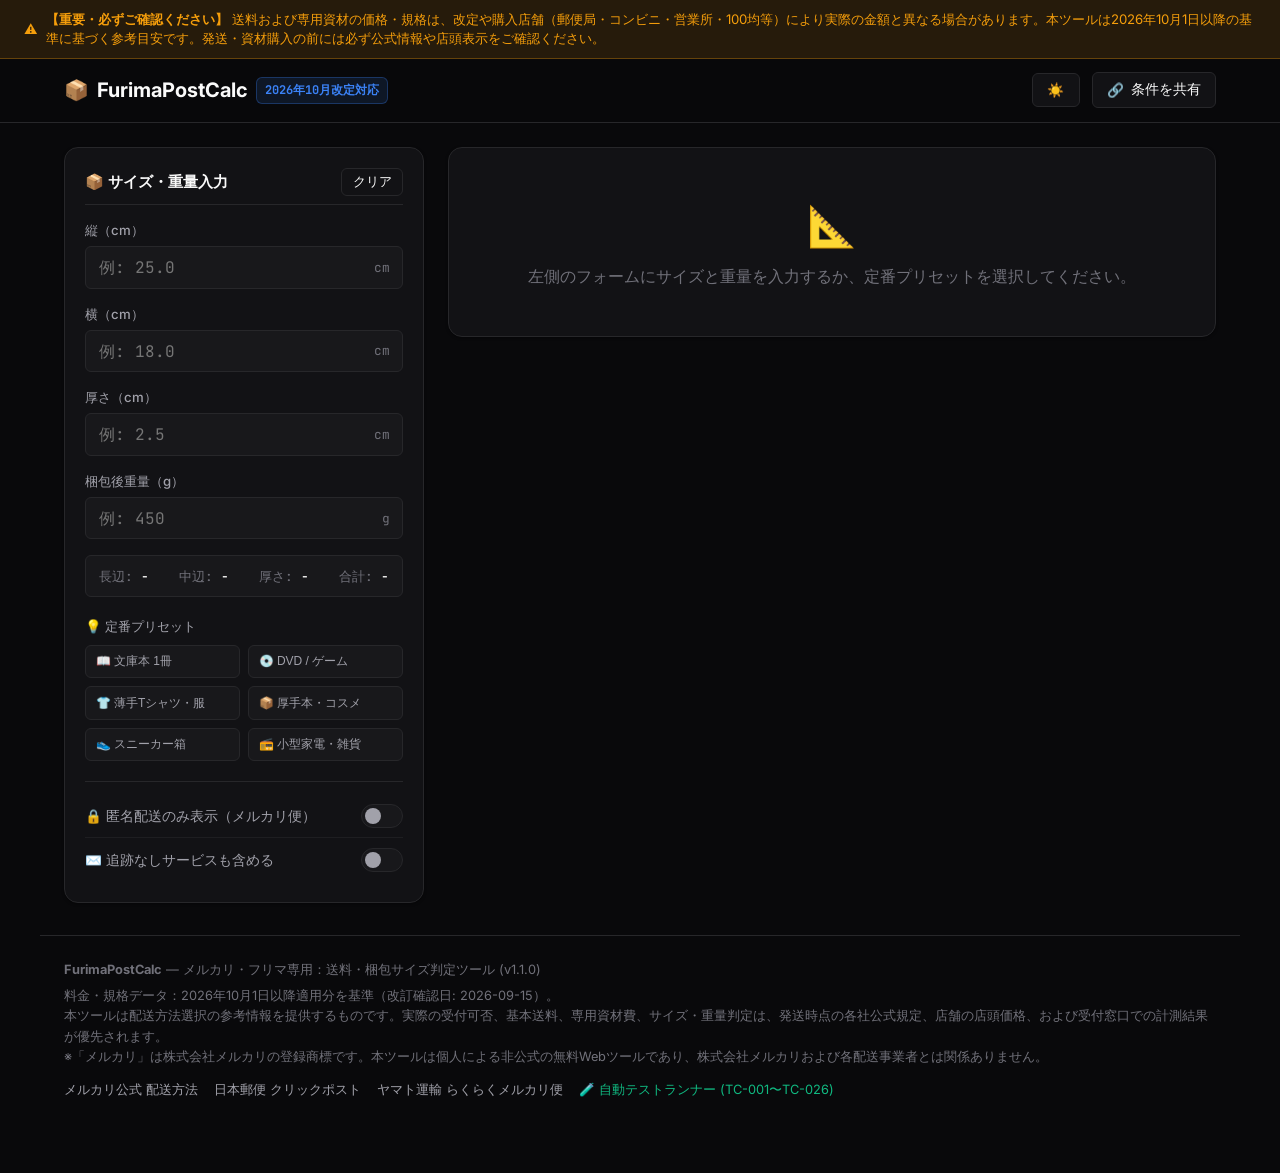
<file: index.html>
<!DOCTYPE html>
<html lang="ja" data-theme="dark">
<head>
  <meta charset="UTF-8">
  <meta name="viewport" content="width=device-width, initial-scale=1.0">
  <meta name="description" content="メルカリ・フリマ出品者専用の送料・梱包サイズ判定ツール。縦・横・厚さ・重量から利用可能な配送方法を自動判定し、専用資材代を含めた実質総額の最安順に比較します。2026年10月改定対応。">
  <title>FurimaPostCalc - メルカリ・フリマ専用：送料・梱包サイズ判定ツール（2026年10月改定対応）</title>
  <link rel="icon" type="image/svg+xml" href="favicon.svg">

  <!-- OGP / SNS共有用メタタグ -->
  <meta property="og:type" content="website">
  <meta property="og:title" content="FurimaPostCalc - メルカリ・フリマ専用：送料・梱包サイズ判定ツール（2026年10月改定対応）">
  <meta property="og:description" content="荷物の縦・横・厚さ・重量から利用可能な配送方法を自動判定。必須専用資材代を含めた実質総額の安い順に比較できます。">
  <meta property="og:image" content="ogp.png">
  <meta name="twitter:card" content="summary_large_image">
  <meta name="twitter:title" content="FurimaPostCalc - メルカリ・フリマ専用：送料・梱包サイズ判定ツール（2026年10月改定対応）">
  <meta name="twitter:description" content="荷物の縦・横・厚さ・重量から利用可能な配送方法を自動判定。必須専用資材代を含めた実質総額の安い順に比較できます。">
  <meta name="twitter:image" content="ogp.png">

  <link rel="preconnect" href="https://fonts.googleapis.com">
  <link rel="preconnect" href="https://fonts.gstatic.com" crossorigin>
  <link href="https://fonts.googleapis.com/css2?family=Inter:wght@400;500;600;700&family=JetBrains+Mono:wght@400;500;600;700&display=swap" rel="stylesheet">
  <link rel="stylesheet" href="css/style.css">
</head>
<body>
  <!-- 最上部常時注意喚起バナー（仕様書第3.1条・第10.4条準拠） -->
  <aside class="alert-banner" role="alert">
    <span>⚠️</span>
    <div>
      <strong>【重要・必ずご確認ください】</strong>
      送料および専用資材の価格・規格は、改定や購入店舗（郵便局・コンビニ・営業所・100均等）により実際の金額と異なる場合があります。本ツールは2026年10月1日以降の基準に基づく参考目安です。発送・資材購入の前には必ず公式情報や店頭表示をご確認ください。
    </div>
  </aside>

  <header>
    <div class="header-inner">
      <div class="brand-title">
        <span>📦</span>
        <span>FurimaPostCalc</span>
        <span class="brand-badge">2026年10月改定対応</span>
      </div>
      <div class="header-actions">
        <button id="themeToggleBtn" class="btn" type="button" title="テーマ切り替え" aria-label="テーマ切り替え">
          <span id="themeIcon">☀️</span>
        </button>
        <button id="copyUrlBtn" class="btn" type="button" title="現在の条件URLをコピー">
          <span>🔗</span>
          <span>条件を共有</span>
        </button>
      </div>
    </div>
  </header>

  <main class="container">
    <!-- 左ペイン: 入力・設定 -->
    <section class="input-pane">
      <div class="card">
        <div class="card-header">
          <h2 class="card-title">📦 サイズ・重量入力</h2>
          <button id="resetBtn" class="btn" style="padding: 0.25rem 0.65rem; font-size: 13px;" type="button">クリア</button>
        </div>

        <form id="calcForm" onsubmit="event.preventDefault();">
          <div class="form-group">
            <label class="form-label" for="inputHeight">縦（cm）</label>
            <div class="input-with-unit">
              <input type="number" id="inputHeight" class="input-field" step="0.1" min="1.0" max="201.0" placeholder="例: 25.0" required>
              <span class="input-unit">cm</span>
            </div>
          </div>

          <div class="form-group">
            <label class="form-label" for="inputWidth">横（cm）</label>
            <div class="input-with-unit">
              <input type="number" id="inputWidth" class="input-field" step="0.1" min="1.0" max="201.0" placeholder="例: 18.0" required>
              <span class="input-unit">cm</span>
            </div>
          </div>

          <div class="form-group">
            <label class="form-label" for="inputDepth">厚さ（cm）</label>
            <div class="input-with-unit">
              <input type="number" id="inputDepth" class="input-field" step="0.1" min="0.1" max="50.0" placeholder="例: 2.5" required>
              <span class="input-unit">cm</span>
            </div>
          </div>

          <div class="form-group">
            <label class="form-label" for="inputWeight">梱包後重量（g）</label>
            <div class="input-with-unit">
              <input type="number" id="inputWeight" class="input-field" step="1" min="1" max="30000" placeholder="例: 450" required>
              <span class="input-unit">g</span>
            </div>
          </div>

          <!-- 自動幾何判定サマリー -->
          <div class="dimensions-summary" id="dimSummary" aria-live="polite">
            <div><span class="dim-tag">長辺:</span> <span class="dim-val" id="valL1">-</span></div>
            <div><span class="dim-tag">中辺:</span> <span class="dim-val" id="valL2">-</span></div>
            <div><span class="dim-tag">厚さ:</span> <span class="dim-val" id="valL3">-</span></div>
            <div><span class="dim-tag">合計:</span> <span class="dim-val" id="valSum">-</span></div>
          </div>
        </form>

        <!-- クイックプリセット -->
        <div style="margin-top: 1.25rem;">
          <div class="form-label"><span>💡 定番プリセット</span></div>
          <div class="presets-grid">
            <button type="button" class="btn-preset" data-h="15.0" data-w="10.5" data-d="1.5" data-weight="180">📖 文庫本 1冊</button>
            <button type="button" class="btn-preset" data-h="19.0" data-w="13.5" data-d="1.5" data-weight="150">💿 DVD / ゲーム</button>
            <button type="button" class="btn-preset" data-h="30.0" data-w="22.0" data-d="2.5" data-weight="250">👕 薄手Tシャツ・服</button>
            <button type="button" class="btn-preset" data-h="24.0" data-w="16.0" data-d="4.5" data-weight="600">📦 厚手本・コスメ</button>
            <button type="button" class="btn-preset" data-h="32.0" data-w="20.0" data-d="12.0" data-weight="1200">👟 スニーカー箱</button>
            <button type="button" class="btn-preset" data-h="38.0" data-w="28.0" data-d="20.0" data-weight="3500">📻 小型家電・雑貨</button>
          </div>
        </div>

        <!-- フィルタ設定 -->
        <div style="margin-top: 1.25rem; border-top: 1px solid var(--border-color); padding-top: 0.75rem;">
          <div class="toggle-item">
            <label class="toggle-label" for="filterAnonymous">🔒 匿名配送のみ表示（メルカリ便）</label>
            <label class="switch">
              <input type="checkbox" id="filterAnonymous">
              <span class="slider"></span>
            </label>
          </div>
          <div class="toggle-item">
            <label class="toggle-label" for="filterNoTrack">✉️ 追跡なしサービスも含める</label>
            <label class="switch">
              <input type="checkbox" id="filterNoTrack">
              <span class="slider"></span>
            </label>
          </div>
        </div>
      </div>
    </section>

    <!-- 右ペイン: 判定結果一覧 -->
    <section class="results-pane">
      <div id="bestChoiceContainer"></div>
      <div class="results-container" id="resultsList">
        <div class="card" style="text-align: center; padding: 3rem 1rem; color: var(--text-muted);">
          <div style="font-size: 2.5rem; margin-bottom: 0.5rem;">📐</div>
          <p>左側のフォームにサイズと重量を入力するか、定番プリセットを選択してください。</p>
        </div>
      </div>
    </section>
  </main>

  <footer>
    <p><strong>FurimaPostCalc</strong> — メルカリ・フリマ専用：送料・梱包サイズ判定ツール (v1.1.0)</p>
    <p style="margin-top: 0.35rem;">
      料金・規格データ：2026年10月1日以降適用分を基準（改訂確認日: 2026-09-15）。<br>
      本ツールは配送方法選択の参考情報を提供するものです。実際の受付可否、基本送料、専用資材費、サイズ・重量判定は、発送時点の各社公式規定、店舗の店頭価格、および受付窓口での計測結果が優先されます。<br>※「メルカリ」は株式会社メルカリの登録商標です。本ツールは個人による非公式の無料Webツールであり、株式会社メルカリおよび各配送事業者とは関係ありません。
    </p>
    <div class="footer-links">
      <a href="https://help.jp.mercari.com/guide/articles/518/" target="_blank" rel="noopener">メルカリ公式 配送方法</a>
      <a href="https://www.post.japanpost.jp/service/clickpost/" target="_blank" rel="noopener">日本郵便 クリックポスト</a>
      <a href="https://www.kuronekoyamato.co.jp/ytc/customer/send/services/rakuraku/" target="_blank" rel="noopener">ヤマト運輸 らくらくメルカリ便</a>
      <a href="test.html" style="color: var(--accent-emerald);">🧪 自動テストランナー (TC-001〜TC-026)</a>
    </div>
  </footer>

  <script src="js/data.js"></script>
  <script src="js/calc.js"></script>
  <script src="js/app.js"></script>
</body>
</html>
</file>
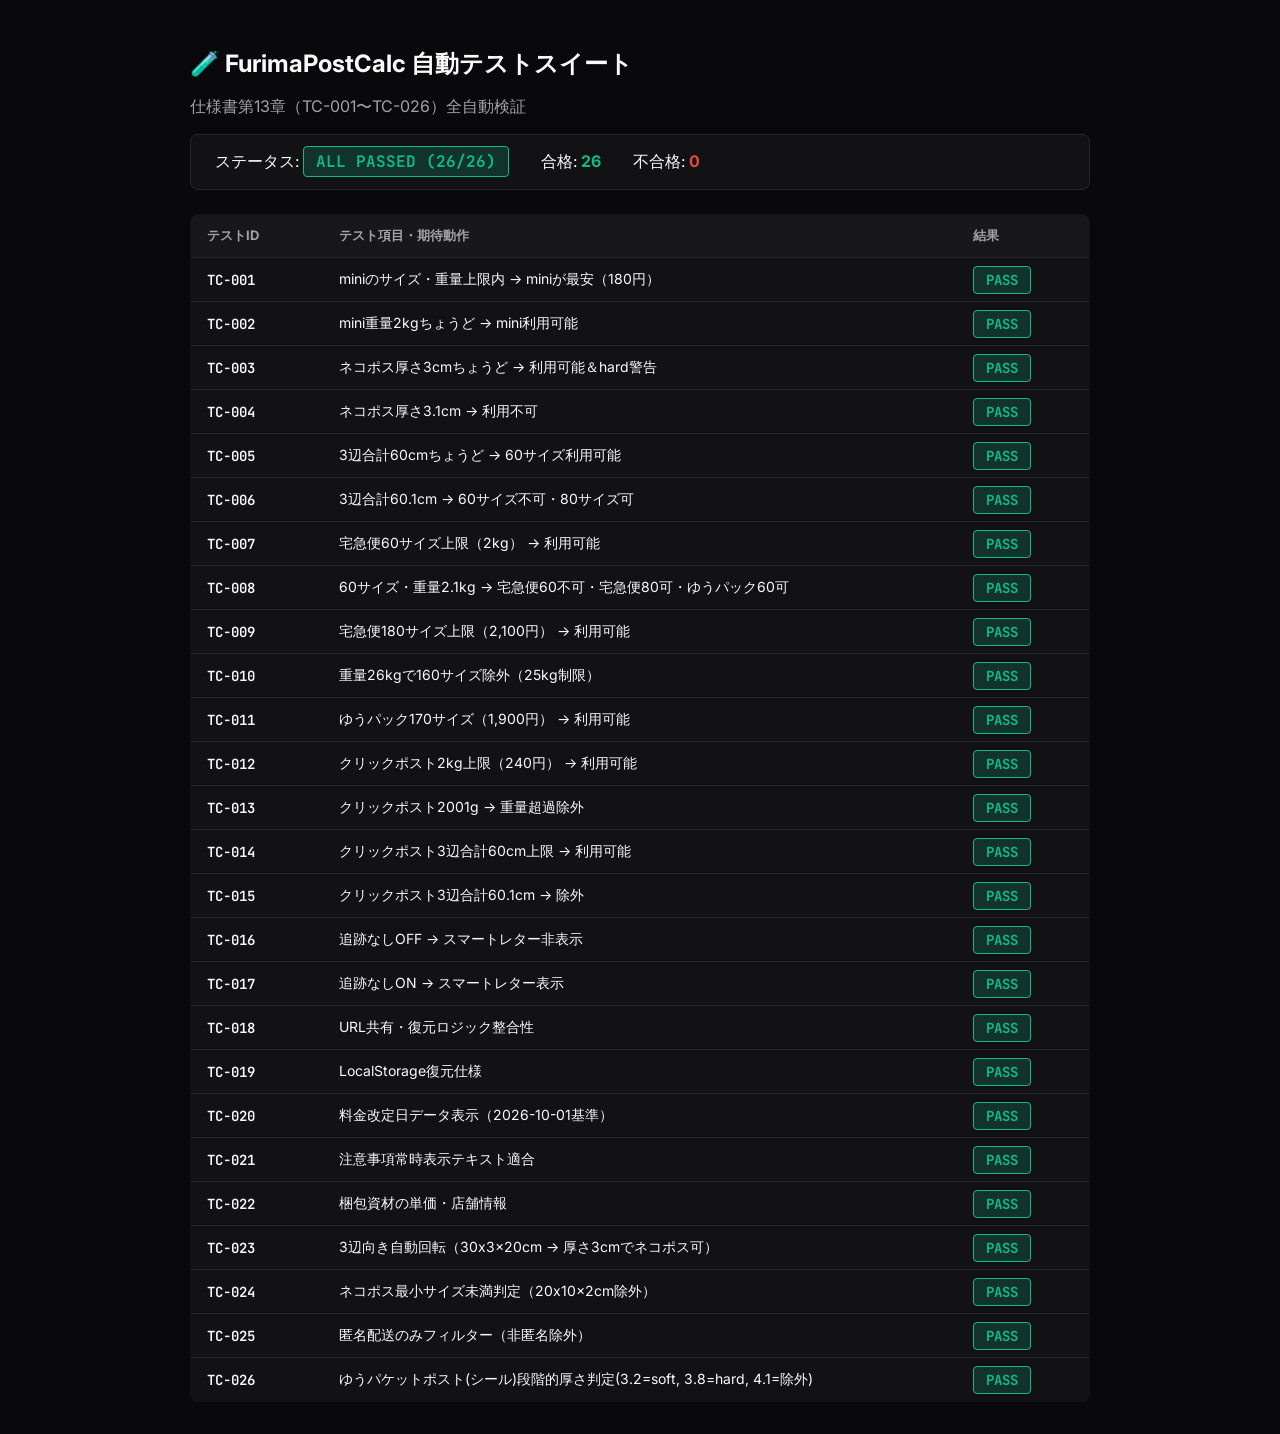
<file: test.html>
<!DOCTYPE html>
<html lang="ja">
<head>
  <meta charset="UTF-8">
  <meta name="viewport" content="width=device-width, initial-scale=1.0">
  <title>FurimaPostCalc - 自動テストランナー (TC-001〜TC-026)</title>
  <link rel="preconnect" href="https://fonts.googleapis.com">
  <link rel="preconnect" href="https://fonts.gstatic.com" crossorigin>
  <link href="https://fonts.googleapis.com/css2?family=Inter:wght@400;600;700&family=JetBrains+Mono:wght@400;600&display=swap" rel="stylesheet">
  <style>
    :root {
      --bg: #09090b;
      --card: #121215;
      --border: #27272a;
      --text: #fafafa;
      --muted: #a1a1aa;
      --pass: #10b981;
      --fail: #ef4444;
    }
    body {
      background-color: var(--bg);
      color: var(--text);
      font-family: 'Inter', sans-serif;
      margin: 0;
      padding: 2rem;
    }
    .container {
      max-width: 900px;
      margin: 0 auto;
    }
    h1 {
      font-size: 24px;
      margin-bottom: 0.5rem;
    }
    .summary {
      background: var(--card);
      border: 1px solid var(--border);
      border-radius: 8px;
      padding: 1rem 1.5rem;
      margin-bottom: 1.5rem;
      display: flex;
      gap: 2rem;
      align-items: center;
    }
    .badge {
      font-family: 'JetBrains Mono', monospace;
      font-weight: bold;
      padding: 0.25rem 0.75rem;
      border-radius: 4px;
    }
    .badge-pass { background: rgba(16, 185, 129, 0.2); color: var(--pass); border: 1px solid var(--pass); }
    .badge-fail { background: rgba(239, 68, 68, 0.2); color: var(--fail); border: 1px solid var(--fail); }
    .test-table {
      width: 100%;
      border-collapse: collapse;
      background: var(--card);
      border: 1px solid var(--border);
      border-radius: 8px;
      overflow: hidden;
    }
    th, td {
      padding: 0.75rem 1rem;
      text-align: left;
      border-bottom: 1px solid var(--border);
      font-size: 14px;
    }
    th {
      background: #18181b;
      color: var(--muted);
      font-size: 13px;
      text-transform: uppercase;
    }
    .id-cell {
      font-family: 'JetBrains Mono', monospace;
      font-weight: 600;
    }
  </style>
</head>
<body>
  <div class="container">
    <h1>🧪 FurimaPostCalc 自動テストスイート</h1>
    <p style="color: var(--muted); margin-bottom: 1rem;">仕様書第13章（TC-001〜TC-026）全自動検証</p>
    
    <div class="summary" id="summaryArea">
      <div>ステータス: <span id="overallStatus" class="badge">検証中...</span></div>
      <div>合格: <span id="passCount" style="color: var(--pass); font-weight: bold;">0</span></div>
      <div>不合格: <span id="failCount" style="color: var(--fail); font-weight: bold;">0</span></div>
    </div>

    <table class="test-table">
      <thead>
        <tr>
          <th style="width: 100px;">テストID</th>
          <th>テスト項目・期待動作</th>
          <th style="width: 100px;">結果</th>
        </tr>
      </thead>
      <tbody id="testResultsBody"></tbody>
    </table>
  </div>

  <script src="js/data.js"></script>
  <script src="js/calc.js"></script>
  <script>
    const tests = [
      { id: 'TC-001', name: 'miniのサイズ・重量上限内 -> miniが最安（180円）', fn: () => {
        const res = evaluateShippingServices(SHIPPING_SERVICES, { h: 20, w: 15, d: 2, weight: 500 });
        return res.length > 0 && res[0].id === 'yuupacket_post_mini' && res[0].totalFee === 180;
      }},
      { id: 'TC-002', name: 'mini重量2kgちょうど -> mini利用可能', fn: () => {
        const mini = SHIPPING_SERVICES.find(s => s.id === 'yuupacket_post_mini');
        return checkAvailability(mini, { h: 20, w: 15, d: 2, weight: 2000 }).available === true;
      }},
      { id: 'TC-003', name: 'ネコポス厚さ3cmちょうど -> 利用可能＆hard警告', fn: () => {
        const n = SHIPPING_SERVICES.find(s => s.id === 'neko_pos');
        const a = checkAvailability(n, { h: 25, w: 15, d: 3.0, weight: 500 });
        const w = calculateWarnings(n, { h: 25, w: 15, d: 3.0, weight: 500 });
        return a.available === true && w.warningLevel === 'hard';
      }},
      { id: 'TC-004', name: 'ネコポス厚さ3.1cm -> 利用不可', fn: () => {
        const n = SHIPPING_SERVICES.find(s => s.id === 'neko_pos');
        return checkAvailability(n, { h: 25, w: 15, d: 3.1, weight: 500 }).available === false;
      }},
      { id: 'TC-005', name: '3辺合計60cmちょうど -> 60サイズ利用可能', fn: () => {
        const s = SHIPPING_SERVICES.find(x => x.id === 'takkyubin_60');
        return checkAvailability(s, { h: 30, w: 20, d: 10, weight: 1500 }).available === true;
      }},
      { id: 'TC-006', name: '3辺合計60.1cm -> 60サイズ不可・80サイズ可', fn: () => {
        const s60 = SHIPPING_SERVICES.find(x => x.id === 'takkyubin_60');
        const s80 = SHIPPING_SERVICES.find(x => x.id === 'takkyubin_80');
        return !checkAvailability(s60, { h: 30.1, w: 20, d: 10, weight: 1500 }).available &&
               checkAvailability(s80, { h: 30.1, w: 20, d: 10, weight: 1500 }).available;
      }},
      { id: 'TC-007', name: '宅急便60サイズ上限（2kg） -> 利用可能', fn: () => {
        const s = SHIPPING_SERVICES.find(x => x.id === 'takkyubin_60');
        return checkAvailability(s, { h: 25, w: 20, d: 15, weight: 2000 }).available === true;
      }},
      { id: 'TC-008', name: '60サイズ・重量2.1kg -> 宅急便60不可・宅急便80可・ゆうパック60可', fn: () => {
        const t60 = SHIPPING_SERVICES.find(x => x.id === 'takkyubin_60');
        const t80 = SHIPPING_SERVICES.find(x => x.id === 'takkyubin_80');
        const y60 = SHIPPING_SERVICES.find(x => x.id === 'yuupack_60');
        return !checkAvailability(t60, { h: 25, w: 20, d: 15, weight: 2100 }).available &&
               checkAvailability(t80, { h: 25, w: 20, d: 15, weight: 2100 }).available &&
               checkAvailability(y60, { h: 25, w: 20, d: 15, weight: 2100 }).available;
      }},
      { id: 'TC-009', name: '宅急便180サイズ上限（2,100円） -> 利用可能', fn: () => {
        const s = SHIPPING_SERVICES.find(x => x.id === 'takkyubin_180');
        return checkAvailability(s, { h: 80, w: 60, d: 40, weight: 30000 }).available === true && s.totalFee === 2100;
      }},
      { id: 'TC-010', name: '重量26kgで160サイズ除外（25kg制限）', fn: () => {
        const t160 = SHIPPING_SERVICES.find(x => x.id === 'takkyubin_160');
        const y160 = SHIPPING_SERVICES.find(x => x.id === 'yuupack_160');
        return !checkAvailability(t160, { h: 60, w: 50, d: 50, weight: 26000 }).available &&
               !checkAvailability(y160, { h: 60, w: 50, d: 50, weight: 26000 }).available;
      }},
      { id: 'TC-011', name: 'ゆうパック170サイズ（1,900円） -> 利用可能', fn: () => {
        const s = SHIPPING_SERVICES.find(x => x.id === 'yuupack_170');
        return checkAvailability(s, { h: 70, w: 50, d: 50, weight: 20000 }).available === true && s.totalFee === 1900;
      }},
      { id: 'TC-012', name: 'クリックポスト2kg上限（240円） -> 利用可能', fn: () => {
        const cp = SHIPPING_SERVICES.find(x => x.id === 'click_post');
        return checkAvailability(cp, { h: 30, w: 20, d: 2, weight: 2000 }).available === true && cp.totalFee === 240;
      }},
      { id: 'TC-013', name: 'クリックポスト2001g -> 重量超過除外', fn: () => {
        const cp = SHIPPING_SERVICES.find(x => x.id === 'click_post');
        return checkAvailability(cp, { h: 30, w: 20, d: 2, weight: 2001 }).available === false;
      }},
      { id: 'TC-014', name: 'クリックポスト3辺合計60cm上限 -> 利用可能', fn: () => {
        const cp = SHIPPING_SERVICES.find(x => x.id === 'click_post');
        return checkAvailability(cp, { h: 34, w: 23, d: 3, weight: 1000 }).available === true;
      }},
      { id: 'TC-015', name: 'クリックポスト3辺合計60.1cm -> 除外', fn: () => {
        const cp = SHIPPING_SERVICES.find(x => x.id === 'click_post');
        return checkAvailability(cp, { h: 34.1, w: 23, d: 3, weight: 1000 }).available === false;
      }},
      { id: 'TC-016', name: '追跡なしOFF -> スマートレター非表示', fn: () => {
        const res = evaluateShippingServices(SHIPPING_SERVICES, { h: 20, w: 15, d: 1, weight: 500 }, { includeNoTrack: false });
        return !res.some(s => s.id === 'smart_letter');
      }},
      { id: 'TC-017', name: '追跡なしON -> スマートレター表示', fn: () => {
        const res = evaluateShippingServices(SHIPPING_SERVICES, { h: 20, w: 15, d: 1, weight: 500 }, { includeNoTrack: true });
        return res.some(s => s.id === 'smart_letter');
      }},
      { id: 'TC-018', name: 'URL共有・復元ロジック整合性', fn: () => {
        const qs = 'h=25&w=18&d=2.5&weight=400&notrack=1&anon=1';
        const p = new URLSearchParams(qs);
        return p.get('h') === '25' && p.get('anon') === '1';
      }},
      { id: 'TC-019', name: 'LocalStorage復元仕様', fn: () => {
        const d = JSON.stringify({ h: 25, w: 18, d: 2.5, weight: 400 });
        const p = JSON.parse(d);
        return p.h === 25 && p.weight === 400;
      }},
      { id: 'TC-020', name: '料金改定日データ表示（2026-10-01基準）', fn: () => {
        return APP_META.effectiveFrom === '2026-10-01' && APP_META.dataAsOf === '2026-09-15';
      }},
      { id: 'TC-021', name: '注意事項常時表示テキスト適合', fn: () => {
        return APP_META.warningBannerText.includes('送料・専用資材費') && APP_META.warningBannerText.includes('2026年10月1日以降');
      }},
      { id: 'TC-022', name: '梱包資材の単価・店舗情報', fn: () => {
        const m = PACKAGE_MATERIALS.find(x => x.id === 'mat_post_sticker');
        return m && m.perItemPrice === 5 && m.purchaseInfo.includes('郵便局');
      }},
      { id: 'TC-023', name: '3辺向き自動回転（30x3x20cm -> 厚さ3cmでネコポス可）', fn: () => {
        const n = SHIPPING_SERVICES.find(s => s.id === 'neko_pos');
        return checkAvailability(n, { h: 30, w: 3, d: 20, weight: 500 }).available === true;
      }},
      { id: 'TC-024', name: 'ネコポス最小サイズ未満判定（20x10x2cm除外）', fn: () => {
        const n = SHIPPING_SERVICES.find(s => s.id === 'neko_pos');
        return checkAvailability(n, { h: 20, w: 10, d: 2, weight: 500 }).available === false;
      }},
      { id: 'TC-025', name: '匿名配送のみフィルター（非匿名除外）', fn: () => {
        const res = evaluateShippingServices(SHIPPING_SERVICES, { h: 25, w: 15, d: 2, weight: 500 }, { anonymousOnly: true, includeNoTrack: true });
        return res.every(s => s.isAnonymous === true) && !res.some(s => s.id === 'click_post');
      }},
      { id: 'TC-026', name: 'ゆうパケットポスト(シール)段階的厚さ判定(3.2=soft, 3.8=hard, 4.1=除外)', fn: () => {
        const st = SHIPPING_SERVICES.find(s => s.id === 'yuupacket_post_sticker');
        const s = calculateWarnings(st, { h: 25, w: 15, d: 3.2, weight: 500 });
        const h = calculateWarnings(st, { h: 25, w: 15, d: 3.8, weight: 500 });
        const o = checkAvailability(st, { h: 25, w: 15, d: 4.1, weight: 500 });
        return s.warningLevel === 'soft' && h.warningLevel === 'hard' && o.available === false;
      }}
    ];

    let pCount = 0, fCount = 0;
    const tbody = document.getElementById('testResultsBody');

    tests.forEach(t => {
      let isPass = false;
      try {
        isPass = t.fn();
      } catch (e) {
        console.error(e);
      }
      if (isPass) pCount++; else fCount++;

      const tr = document.createElement('tr');
      
      const tdId = document.createElement('td');
      tdId.className = 'id-cell';
      tdId.textContent = t.id;
      tr.appendChild(tdId);

      const tdName = document.createElement('td');
      tdName.textContent = t.name;
      tr.appendChild(tdName);

      const tdResult = document.createElement('td');
      const badge = document.createElement('span');
      badge.className = 'badge ' + (isPass ? 'badge-pass' : 'badge-fail');
      badge.textContent = isPass ? 'PASS' : 'FAIL';
      tdResult.appendChild(badge);
      tr.appendChild(tdResult);

      tbody.appendChild(tr);
    });

    document.getElementById('passCount').textContent = pCount;
    document.getElementById('failCount').textContent = fCount;
    const statusEl = document.getElementById('overallStatus');
    if (fCount === 0) {
      statusEl.textContent = 'ALL PASSED (' + pCount + '/' + tests.length + ')';
      statusEl.className = 'badge badge-pass';
    } else {
      statusEl.textContent = fCount + ' FAILED';
      statusEl.className = 'badge badge-fail';
    }
  </script>
</body>
</html>
</file>
<file: css/style.css>
/* ==========================================================================
   FurimaPostCalc - プロトコル第18条準拠デザインシステム
   標準トークン: #09090b背景, #121215カード, #27272aボーダー, Inter / JetBrains Mono
   ========================================================================== */

:root {
  --bg-base: #09090b;
  --bg-card: #121215;
  --bg-card-hover: #18181b;
  --bg-input: #18181b;
  --bg-header: rgba(9, 9, 11, 0.85);
  --border-color: #27272a;
  --border-focus: #3b82f6;

  --text-primary: #fafafa;
  --text-secondary: #a1a1aa;
  --text-muted: #71717a;

  --accent-emerald: #10b981;
  --accent-emerald-bg: rgba(16, 185, 129, 0.12);
  --accent-blue: #3b82f6;
  --accent-blue-bg: rgba(59, 130, 246, 0.12);
  --accent-amber: #f59e0b;
  --accent-amber-bg: rgba(245, 158, 11, 0.12);
  --accent-rose: #ef4444;
  --accent-rose-bg: rgba(239, 68, 68, 0.12);

  --font-sans: 'Inter', -apple-system, BlinkMacSystemFont, "Segoe UI", Roboto, "Hiragino Sans", "Hiragino Kaku Gothic ProN", "BIZ UDPGothic", Meiryo, sans-serif;
  --font-mono: 'JetBrains Mono', ui-monospace, SFMono-Regular, Menlo, Monaco, Consolas, "Courier New", monospace;

  --radius-sm: 6px;
  --radius-md: 10px;
  --radius-lg: 14px;
  --shadow-sm: 0 1px 3px rgba(0, 0, 0, 0.4);
  --shadow-md: 0 4px 14px rgba(0, 0, 0, 0.5);
  --shadow-glow: 0 0 20px rgba(16, 185, 129, 0.2);
}

[data-theme="light"] {
  --bg-base: #f8fafc;
  --bg-card: #ffffff;
  --bg-card-hover: #f1f5f9;
  --bg-input: #ffffff;
  --bg-header: rgba(248, 250, 252, 0.85);
  --border-color: #e2e8f0;
  --border-focus: #2563eb;
  --text-primary: #0f172a;
  --text-secondary: #475569;
  --text-muted: #94a3b8;
  --accent-emerald-bg: rgba(16, 185, 129, 0.08);
  --accent-blue-bg: rgba(59, 130, 246, 0.08);
  --accent-amber-bg: rgba(245, 158, 11, 0.08);
  --accent-rose-bg: rgba(239, 68, 68, 0.08);
  --shadow-sm: 0 1px 3px rgba(0, 0, 0, 0.05);
  --shadow-md: 0 4px 14px rgba(0, 0, 0, 0.08);
  --shadow-glow: 0 0 15px rgba(16, 185, 129, 0.15);
}

*, *::before, *::after { box-sizing: border-box; margin: 0; padding: 0; }
body {
  background-color: var(--bg-base); color: var(--text-primary);
  font-family: var(--font-sans); line-height: 1.5; min-height: 100vh;
  transition: background-color 0.2s, color 0.2s;
}

header {
  position: sticky; top: 0; z-index: 100;
  background: var(--bg-header); backdrop-filter: blur(12px);
  border-bottom: 1px solid var(--border-color);
}
.header-inner {
  max-width: 1200px; margin: 0 auto; padding: 0.85rem 1.5rem;
  display: flex; justify-content: space-between; align-items: center;
}
.brand-title { font-size: 1.25rem; font-weight: 700; display: flex; align-items: center; gap: 0.5rem; }
.brand-badge {
  font-family: var(--font-mono); font-size: 0.75rem; background: var(--accent-blue-bg);
  color: var(--accent-blue); border: 1px solid rgba(59, 130, 246, 0.3);
  padding: 0.2rem 0.5rem; border-radius: var(--radius-sm);
}
.header-actions { display: flex; align-items: center; gap: 0.75rem; }

/* 注意喚起バナー（仕様書3.1/10.4準拠） */
.alert-banner {
  background: var(--accent-amber-bg); border-bottom: 1px solid rgba(245, 158, 11, 0.3);
  padding: 0.65rem 1.5rem; font-size: 0.825rem; color: var(--accent-amber);
  display: flex; align-items: center; justify-content: center; gap: 0.5rem; line-height: 1.4;
}
.alert-banner strong { font-weight: 700; }

/* メインレイアウト */
.container {
  max-width: 1200px; margin: 1.5rem auto; padding: 0 1.5rem;
  display: grid; grid-template-columns: 360px 1fr; gap: 1.5rem; align-items: start;
}
@media (max-width: 880px) { .container { grid-template-columns: 1fr; } }

/* カード共通 */
.card {
  background: var(--bg-card); border: 1px solid var(--border-color);
  border-radius: var(--radius-lg); padding: 1.25rem; box-shadow: var(--shadow-sm);
  transition: border-color 0.2s, transform 0.2s, box-shadow 0.2s;
}
.card-header {
  display: flex; justify-content: space-between; align-items: center;
  margin-bottom: 1rem; padding-bottom: 0.5rem; border-bottom: 1px solid var(--border-color);
}
.card-title { font-size: 0.95rem; font-weight: 600; color: var(--text-primary); }

/* 入力フォーム */
.form-group { margin-bottom: 1rem; }
.form-label {
  display: flex; justify-content: space-between; font-size: 0.825rem;
  color: var(--text-secondary); margin-bottom: 0.35rem; font-weight: 500;
}
.input-with-unit { position: relative; display: flex; align-items: center; }
.input-field {
  width: 100%; background: var(--bg-input); border: 1px solid var(--border-color);
  color: var(--text-primary); font-family: var(--font-mono); font-size: 1rem;
  padding: 0.6rem 2.5rem 0.6rem 0.8rem; border-radius: var(--radius-sm);
  transition: border-color 0.15s, box-shadow 0.15s;
}
.input-field:focus { outline: none; border-color: var(--border-focus); box-shadow: 0 0 0 3px rgba(59, 130, 246, 0.2); }
.input-unit { position: absolute; right: 0.8rem; font-size: 0.8rem; color: var(--text-muted); font-family: var(--font-mono); pointer-events: none; }

/* 寸法サマリー */
.dimensions-summary {
  background: var(--bg-input); border: 1px solid var(--border-color);
  border-radius: var(--radius-sm); padding: 0.65rem 0.8rem; margin-top: 0.5rem;
  font-size: 0.8rem; font-family: var(--font-mono); display: flex; justify-content: space-between;
}
.dim-tag { color: var(--text-muted); }
.dim-val { color: var(--text-primary); font-weight: 600; }

/* プリセット・トグル */
.presets-grid { display: grid; grid-template-columns: repeat(2, 1fr); gap: 0.5rem; margin-top: 0.5rem; }
.btn-preset {
  background: var(--bg-input); border: 1px solid var(--border-color); color: var(--text-secondary);
  padding: 0.45rem 0.6rem; font-size: 0.75rem; border-radius: var(--radius-sm);
  cursor: pointer; text-align: left; transition: all 0.15s;
}
.btn-preset:hover { background: var(--bg-card-hover); color: var(--text-primary); border-color: var(--text-muted); }

.toggle-item { display: flex; align-items: center; justify-content: space-between; padding: 0.6rem 0; border-bottom: 1px solid rgba(255, 255, 255, 0.05); }
.toggle-item:last-child { border-bottom: none; }
.toggle-label { font-size: 0.85rem; color: var(--text-secondary); cursor: pointer; }
.switch { position: relative; display: inline-block; width: 42px; height: 24px; }
.switch input { opacity: 0; width: 0; height: 0; }
.slider {
  position: absolute; cursor: pointer; top: 0; left: 0; right: 0; bottom: 0;
  background-color: var(--bg-input); border: 1px solid var(--border-color);
  border-radius: 24px; transition: 0.2s;
}
.slider::before {
  position: absolute; content: ""; height: 16px; width: 16px; left: 3px; bottom: 3px;
  background-color: var(--text-secondary); border-radius: 50%; transition: 0.2s;
}
input:checked + .slider { background-color: var(--accent-blue); border-color: var(--accent-blue); }
input:checked + .slider::before { transform: translateX(18px); background-color: #fff; }

.btn {
  background: var(--bg-card); border: 1px solid var(--border-color); color: var(--text-primary);
  font-size: 0.85rem; padding: 0.5rem 0.9rem; border-radius: var(--radius-sm);
  cursor: pointer; display: inline-flex; align-items: center; gap: 0.4rem; transition: all 0.15s;
}
.btn:hover { background: var(--bg-card-hover); border-color: var(--text-muted); }

/* 結果エリア */
.results-container { display: flex; flex-direction: column; gap: 1rem; }

/* 最安バナー */
.best-choice-banner {
  background: linear-gradient(135deg, rgba(16, 185, 129, 0.15) 0%, rgba(16, 185, 129, 0.05) 100%);
  border: 1px solid rgba(16, 185, 129, 0.4); border-radius: var(--radius-lg);
  padding: 1.25rem; box-shadow: var(--shadow-glow); display: flex;
  justify-content: space-between; align-items: center; animation: fadeIn 0.3s ease-in-out;
}
.best-tag {
  display: inline-flex; align-items: center; gap: 0.3rem; background: var(--accent-emerald);
  color: #09090b; font-size: 0.75rem; font-weight: 700; padding: 0.2rem 0.6rem;
  border-radius: var(--radius-sm); margin-bottom: 0.4rem;
}
.best-title { font-size: 1.2rem; font-weight: 700; color: var(--text-primary); }
.best-price { font-family: var(--font-mono); font-size: 1.75rem; font-weight: 700; color: var(--accent-emerald); }

/* 結果カード */
.result-card {
  position: relative; background: var(--bg-card); border: 1px solid var(--border-color);
  border-radius: var(--radius-lg); padding: 1.25rem; transition: all 0.2s; animation: fadeIn 0.25s ease-in-out;
}
.result-card:hover {
  background: var(--bg-card-hover); border-color: rgba(255, 255, 255, 0.2);
  transform: translateY(-2px); box-shadow: var(--shadow-md);
}
.result-card.is-best { border-color: var(--accent-emerald); }

.card-top { display: flex; justify-content: space-between; align-items: flex-start; margin-bottom: 0.6rem; }
.rank-badge {
  font-family: var(--font-mono); font-size: 0.75rem; font-weight: 700;
  padding: 0.15rem 0.5rem; border-radius: var(--radius-sm); background: #27272a; color: var(--text-secondary);
}
.rank-1 { background: var(--accent-emerald-bg); color: var(--accent-emerald); border: 1px solid var(--accent-emerald); }
.service-title { font-size: 1.05rem; font-weight: 700; margin-top: 0.2rem; }
.service-carrier { font-size: 0.75rem; color: var(--text-muted); }

.price-box { text-align: right; }
.total-price { font-family: var(--font-mono); font-size: 1.4rem; font-weight: 700; color: var(--text-primary); }
.price-breakdown { font-size: 0.75rem; color: var(--text-muted); font-family: var(--font-mono); }

/* バッジ一覧 */
.badges-wrap { display: flex; flex-wrap: wrap; gap: 0.4rem; margin: 0.6rem 0; }
.badge-pill {
  font-size: 0.725rem; font-weight: 600; padding: 0.2rem 0.55rem;
  border-radius: var(--radius-sm); display: inline-flex; align-items: center; gap: 0.25rem;
}
.badge-anon { background: var(--accent-blue-bg); color: var(--accent-blue); border: 1px solid rgba(59, 130, 246, 0.3); }
.badge-noanon { background: #27272a; color: var(--text-muted); }
.badge-post { background: rgba(168, 85, 247, 0.12); color: #c084fc; border: 1px solid rgba(168, 85, 247, 0.3); }
.badge-track { background: rgba(16, 185, 129, 0.12); color: #34d399; }

/* 警告アラート */
.card-alert {
  border-radius: var(--radius-sm); padding: 0.5rem 0.75rem; margin: 0.6rem 0;
  font-size: 0.8rem; line-height: 1.4; display: flex; gap: 0.4rem; align-items: flex-start;
}
.card-alert-soft { background: var(--accent-amber-bg); color: var(--accent-amber); border: 1px solid rgba(245, 158, 11, 0.3); }
.card-alert-hard { background: var(--accent-rose-bg); color: var(--accent-rose); border: 1px solid rgba(239, 68, 68, 0.3); font-weight: 600; }
.service-note {
  font-size: 0.8rem; color: var(--text-secondary); margin-top: 0.4rem;
  border-top: 1px dashed var(--border-color); padding-top: 0.4rem;
}

/* フッター */
footer {
  max-width: 1200px; margin: 2rem auto 3rem; padding: 1.5rem;
  border-top: 1px solid var(--border-color); font-size: 0.8rem; color: var(--text-muted); line-height: 1.6;
}
.footer-links { display: flex; gap: 1rem; margin-top: 0.8rem; flex-wrap: wrap; }
.footer-links a { color: var(--text-secondary); text-decoration: none; }
.footer-links a:hover { color: var(--accent-blue); text-decoration: underline; }

@keyframes fadeIn {
  from { opacity: 0; transform: translateY(6px); }
  to { opacity: 1; transform: translateY(0); }
}
</file>
